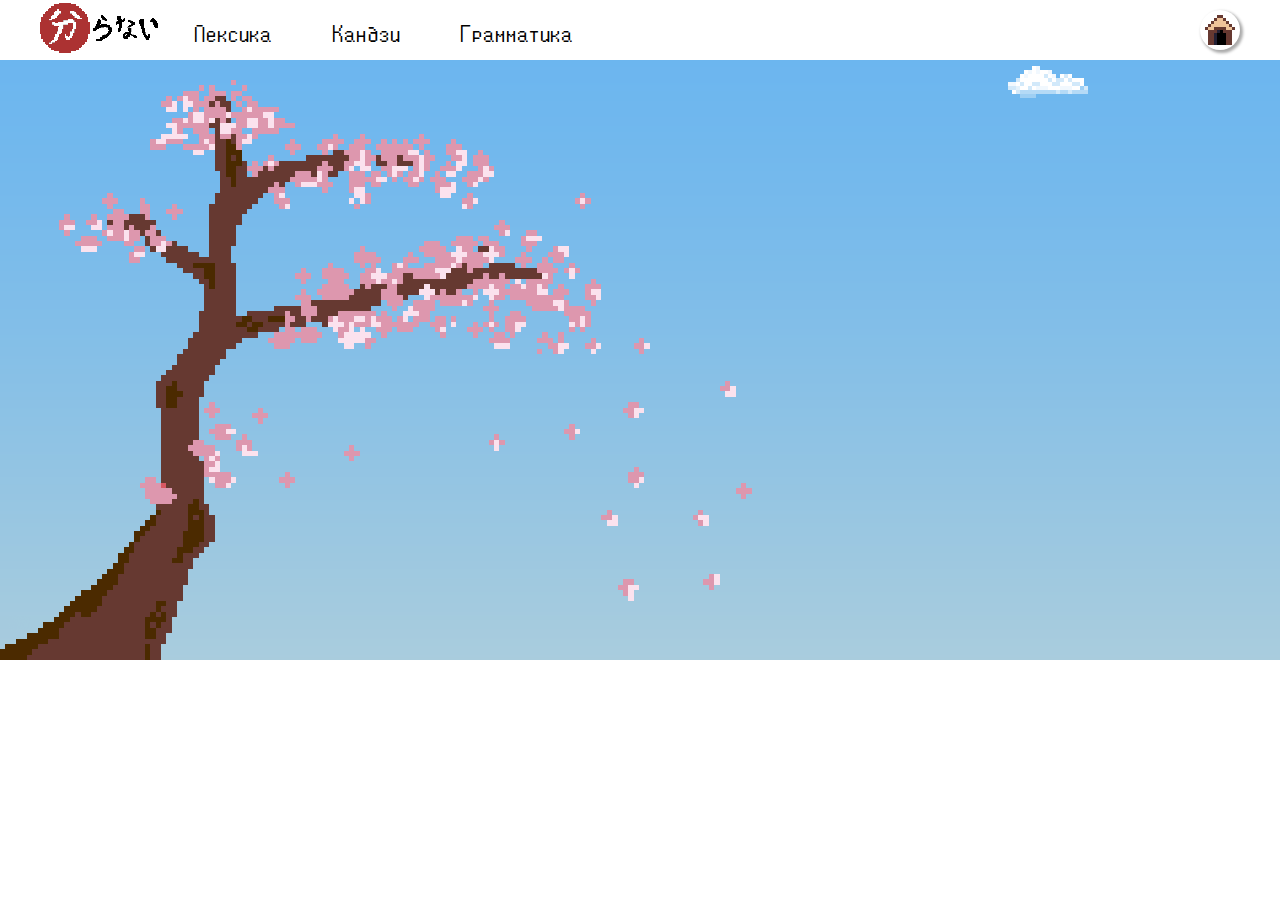
<file: index.html>
<!DOCTYPE html>
<html>
<head>
	<title>Doushite nihongo</title>
	<link rel="stylesheet" type="text/css" href="style.css">
	<meta charset="utf-8">
	<meta name="viewport" content="width=device-width">
	<script type="text/javascript" src="jquery-3.6.0.min.js"></script>
	<script type="text/javascript" src="script.js"></script>
</head>
<body>
	<div id="lock-screen">
		<div id="hello">
			<img src="doge2.gif">
			фывфыфывыффвы
			<button id="close"></button>
		</div>
	</div>
	<header>
		<menu class="fixed-container">
			<a href="index.html"><img src="logo-long.png"></a>
			<a href="#"><div>Лексика</div></a>
			<a href="kanji.html"><div>Кандзи</div></a>
			<a href="#"><div>Грамматика</div></a>
			<button id="doge-button"></button>		
		</menu>
	</header>
	<main>
		<img id="sakura" src="sakura5.gif">
		<img class="cloud" src="cloud.png">
		<div id="main-text">
			<input type="range" id="time" name="">
			
		</div>
		<!--<img src="sun.png" id="sun">
		<img src="momom.png" id="moon">-->
		
	</main>
	<footer>
		
	</footer>
</body>
</html>
</file>
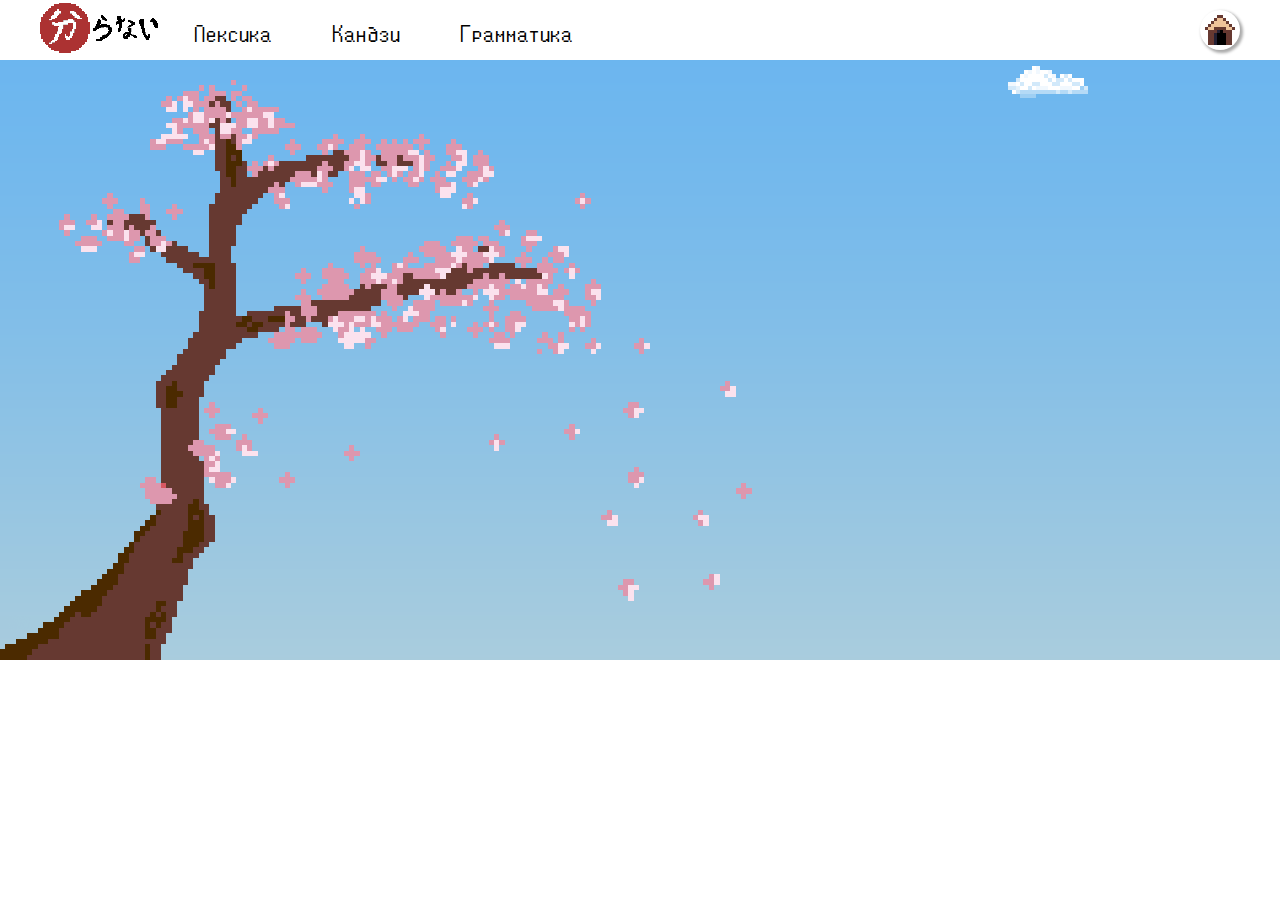
<file: Front/index.html>
<!DOCTYPE html>
<html>
<head>
	<title>Doushite nihongo</title>
	<link rel="stylesheet" type="text/css" href="css/style.css">
	<meta charset="utf-8">
	<meta name="viewport" content="width=device-width">
	<script type="text/javascript" src="js/jquery-3.6.0.min.js"></script>
	<script type="text/javascript" src="js/script.js"></script>
</head>
<body>
	<div id="lock-screen">
		<div id="hello">
			<img id="img" src="img/doge2.gif">
			<button id="close"></button>
		</div>
	</div>
	<header>
		<menu class="fixed-container">
			<a href="index.html"><img src="img/logo-long.png"></a>
			<a href="#"><div>Лексика</div></a>
			<a href="kanji.html"><div>Кандзи</div></a>
			<a href="#"><div>Грамматика</div></a>
			<button id="doge-button"></button>		
		</menu>
	</header>
	<main>
		<img id="sakura" src="img/sakura5.gif">
		<img class="cloud" src="img/cloud.png">
		<div id="main-text">
			<input type="range" id="time" name="">
			
		</div>
		<!--<img src="sun.png" id="sun">
		<img src="momom.png" id="moon">-->
		
	</main>
	<footer>
		
	</footer>
</body>
</html>
</file>
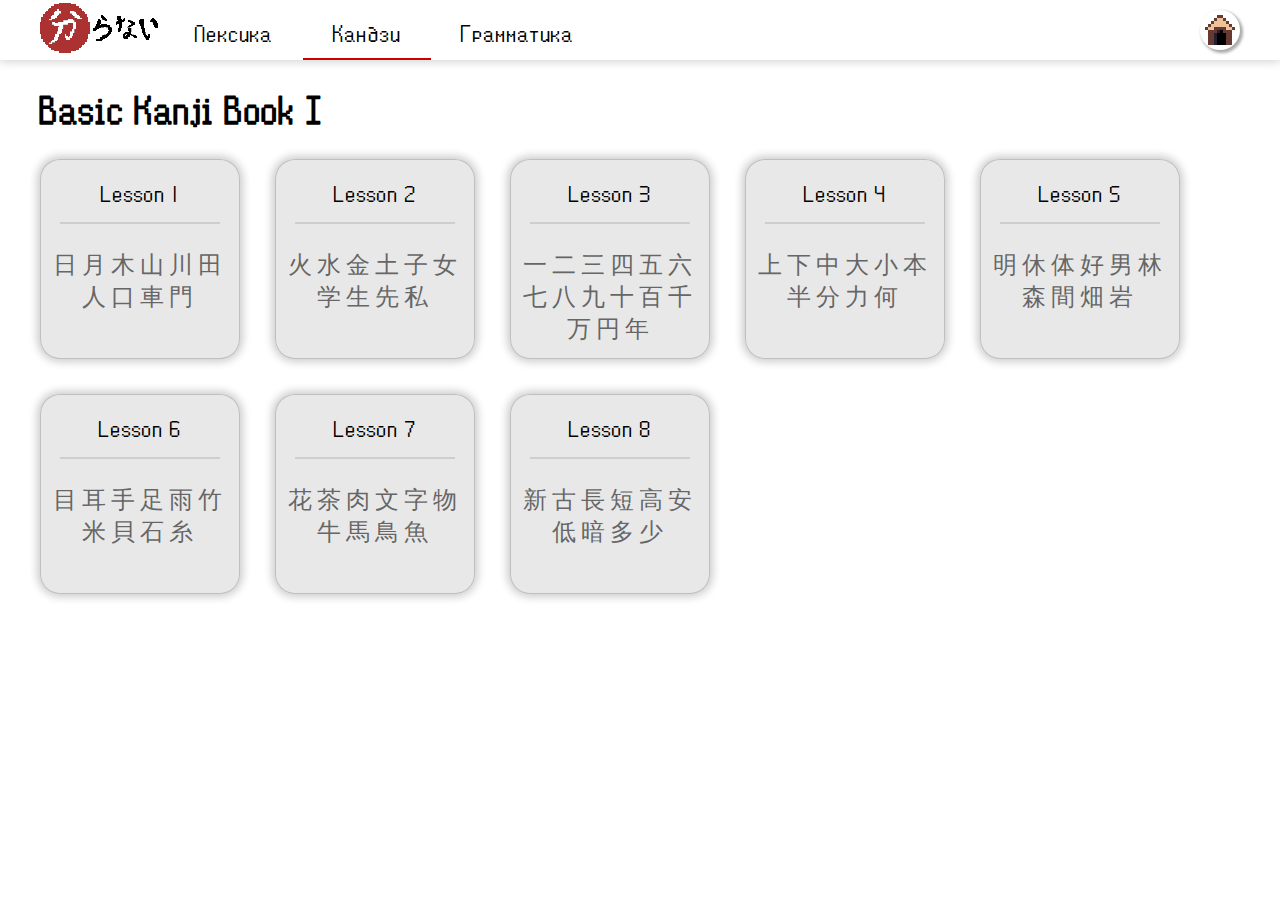
<file: kanji.html>
<!DOCTYPE html>
<html>
<head>
	<link rel="stylesheet" type="text/css" href="kanji.css">
	<meta charset="utf-8">
	<meta name="viewport" content="width=device-width">
	<script type="text/javascript" src="jquery-3.6.0.min.js"></script>
	<title>Кандзи</title>

</head>
<body>
<header>
		<menu class="fixed-container">
			<a href="index.html"><img src="logo-long.png"></a>
			<a href="#"><div>Лексика</div></a>
			<a href="kanji.html"><div>Кандзи</div></a>
			<a href="#"><div>Грамматика</div></a>
			<button id="doge-button"></button>		
		</menu>
</header>
<main>
	<div class="fixed-container">
		<h1>Basic Kanji Book I</h1>
		<div id="lessons-container">
			<a href="kanji/bkb1-1.html"><div class="lesson">
				<div class="lesson-name">Lesson 1</div>
				<div class="kanji-container">
					日月木山川田人口車門
				</div>	
			</div></a>
			<a href=""><div class="lesson">
				<div class="lesson-name">Lesson 2</div>
				<div class="kanji-container">
					火水金土子女学生先私
				</div>	
			</div></a>
			<a href=""><div class="lesson">
				<div class="lesson-name">Lesson 3</div>
				<div class="kanji-container">
					一二三四五六七八九十百千万円年
				</div>	
			</div></a>
			<a href=""><div class="lesson">
				<div class="lesson-name">Lesson 4</div>
				<div class="kanji-container">
					上下中大小本半分力何
				</div>	
			</div></a>
			<a href=""><div class="lesson">
				<div class="lesson-name">Lesson 5</div>
				<div class="kanji-container">
					明休体好男林森間畑岩
				</div>	
			</div></a>
			<a href=""><div class="lesson">
				<div class="lesson-name">Lesson 6</div>
				<div class="kanji-container">
					目耳手足雨竹米貝石糸
				</div>	
			</div></a>
			<a href=""><div class="lesson">
				<div class="lesson-name">Lesson 7</div>
				<div class="kanji-container">
					花茶肉文字物牛馬鳥魚
				</div>	
			</div></a>
			<a href=""><div class="lesson">
				<div class="lesson-name">Lesson 8</div>
				<div class="kanji-container">
					新古長短高安低暗多少
				</div>	
			</div></a>


		</div>
	</div>
	
</main>
</body>
</html>
</file>
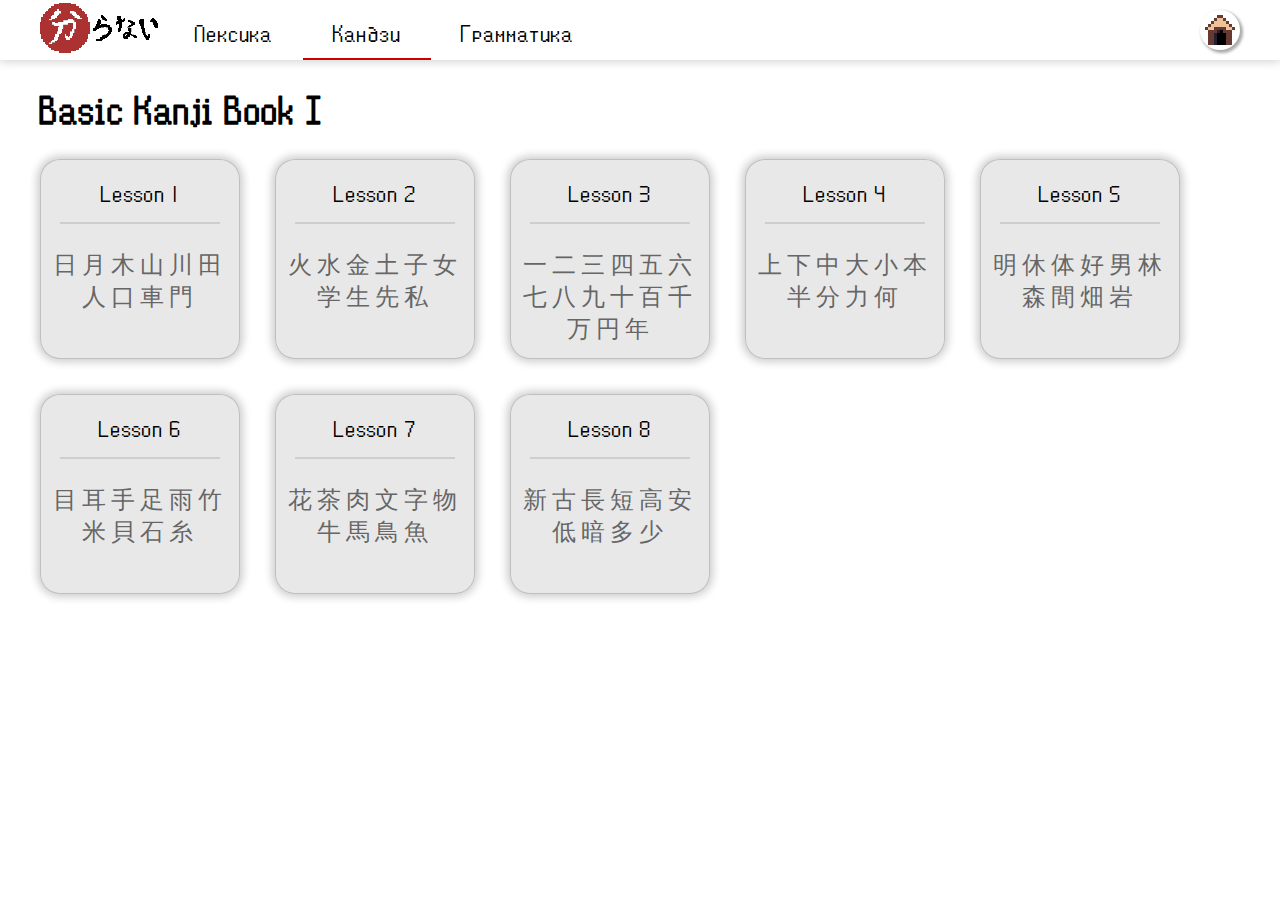
<file: Front/kanji.html>
<!DOCTYPE html>
<html>
<head>
	<link rel="stylesheet" type="text/css" href="css/kanji.css">
	<meta charset="utf-8">
	<meta name="viewport" content="width=device-width">
	<script type="text/javascript" src="js/jquery-3.6.0.min.js"></script>
	<title>Кандзи</title>

</head>
<body>
<header>
		<menu class="fixed-container">
			<a href="index.html"><img src="img/logo-long.png"></a>
			<a href="#"><div>Лексика</div></a>
			<a href="kanji.html"><div>Кандзи</div></a>
			<a href="#"><div>Грамматика</div></a>
			<button id="doge-button"></button>		
		</menu>
</header>
<main>
	<div class="fixed-container">
		<h1>Basic Kanji Book I</h1>
		<div id="lessons-container">
			<a href="kanji/bkb1-1.html"><div class="lesson">
				<div class="lesson-name">Lesson 1</div>
				<div class="kanji-container">
					日月木山川田人口車門
				</div>	
			</div></a>
			<a href=""><div class="lesson">
				<div class="lesson-name">Lesson 2</div>
				<div class="kanji-container">
					火水金土子女学生先私
				</div>	
			</div></a>
			<a href=""><div class="lesson">
				<div class="lesson-name">Lesson 3</div>
				<div class="kanji-container">
					一二三四五六七八九十百千万円年
				</div>	
			</div></a>
			<a href=""><div class="lesson">
				<div class="lesson-name">Lesson 4</div>
				<div class="kanji-container">
					上下中大小本半分力何
				</div>	
			</div></a>
			<a href=""><div class="lesson">
				<div class="lesson-name">Lesson 5</div>
				<div class="kanji-container">
					明休体好男林森間畑岩
				</div>	
			</div></a>
			<a href=""><div class="lesson">
				<div class="lesson-name">Lesson 6</div>
				<div class="kanji-container">
					目耳手足雨竹米貝石糸
				</div>	
			</div></a>
			<a href=""><div class="lesson">
				<div class="lesson-name">Lesson 7</div>
				<div class="kanji-container">
					花茶肉文字物牛馬鳥魚
				</div>	
			</div></a>
			<a href=""><div class="lesson">
				<div class="lesson-name">Lesson 8</div>
				<div class="kanji-container">
					新古長短高安低暗多少
				</div>	
			</div></a>


		</div>
	</div>
	
</main>
</body>
</html>
</file>
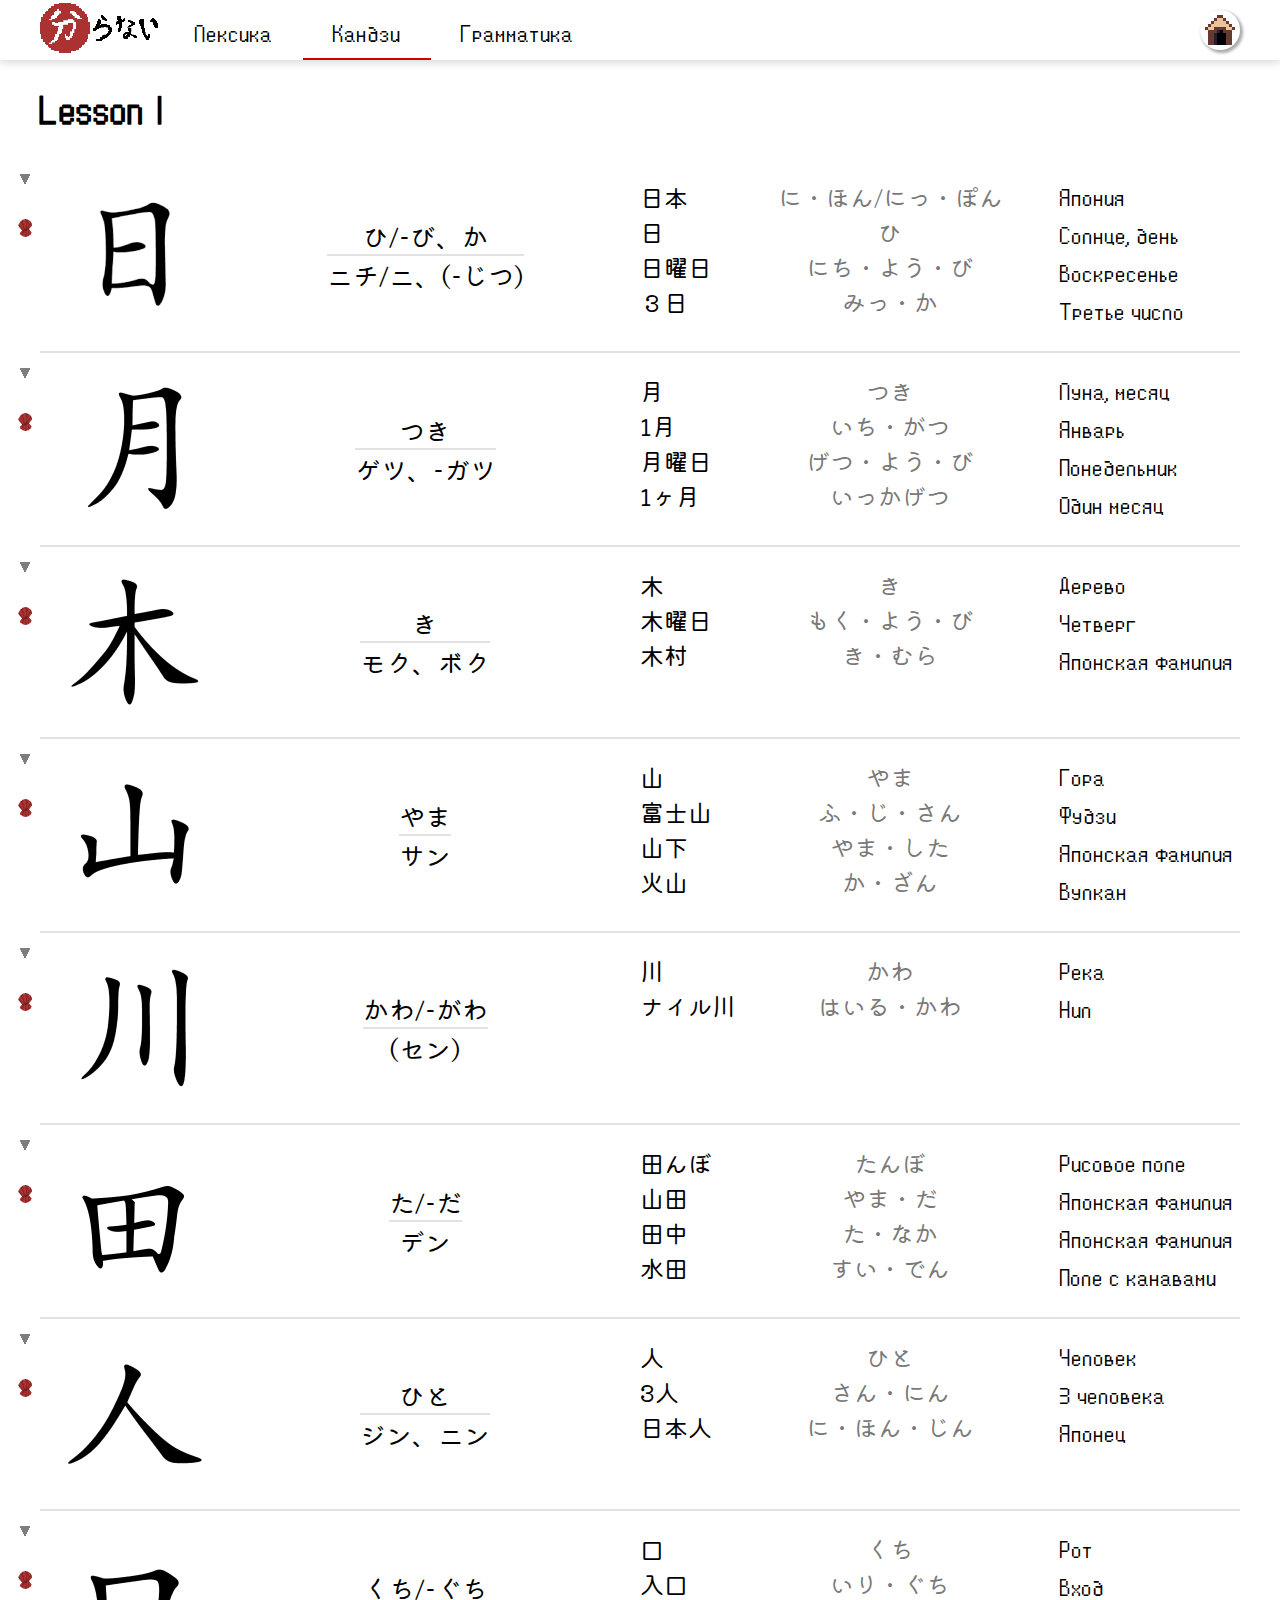
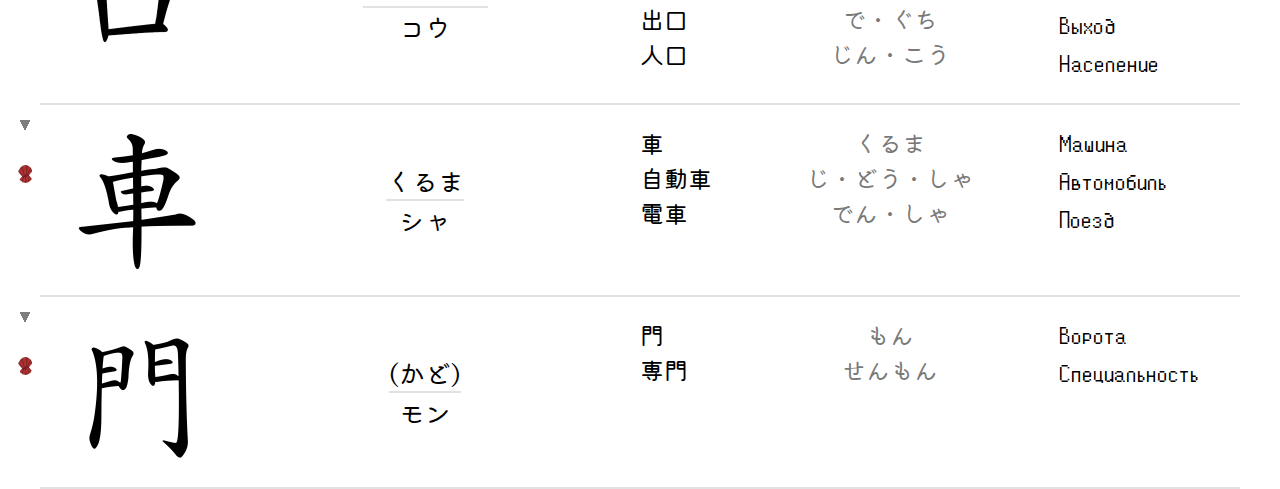
<file: kanji/bkb1-1.html>
<!DOCTYPE html>
<html>
<head>
	<link rel="stylesheet" type="text/css" href="../kanji.css">
	<meta charset="utf-8">
	<meta name="viewport" content="width=device-width">
	<script type="text/javascript" src="../jquery-3.6.0.min.js"></script>
	<script type="text/javascript" src="lesson.js"></script>
	<title>BKB1 Lesson 1</title>
</head>
<body>
<header>
		<menu class="fixed-container">
			<a href="../index.html"><img src="../logo-long.png"></a>
			<a href="#"><div>Лексика</div></a>
			<a href="../kanji.html"><div>Кандзи</div></a>
			<a href="#"><div>Грамматика</div></a>
			<button id="doge-button"></button>		
		</menu>
</header>
<main>
	<div class="fixed-container">
		<h1>Lesson 1</h1>
		<div class="lesson-kanji-container">
			<div class="icon hidden">日</div>
			
			<img class="hide" src="hide-button.png">
			<img class="curtain-button" src="../curtain-icon.png">
			<input type="range" name="" class="curtain hidden">
			<img class="kanji-gif" src="kanji gif/nichi.gif">
			<div class="read">
				<div class="on">
					ひ/-び、か
				</div>
				<div class="kun">
					ニチ/ニ、(-じつ)
				</div>				
			</div>
			<div class="examples">
				<div class="kanji">
					日本<br>
					日<br>
					日曜日<br>
					３日
				</div>
				<div class="transcription">
					に・ほん/にっ・ぽん<br>
					ひ<br>
					にち・よう・び<br>
					みっ・か<br>
				</div>
				<div class="translation">
					Япония<br>Солнце, день<br>Воскресенье<br>Третье число
				</div>
			</div>
		</div>
		<div class="lesson-kanji-container">
			<img class="hide" src="hide-button.png">
			<img class="curtain-button" src="../curtain-icon.png">
			<input type="range" name="" class="curtain hidden">
			<img class="kanji-gif" src="kanji gif/tsuki.gif">
			<div class="read">
				<div class="on">
					つき
				</div>
				<div class="kun">
					ゲツ、-ガツ
				</div>				
			</div>
			<div class="examples">
				<div class="kanji">
					月<br>
					1月<br>
					月曜日<br>
					1ヶ月
				</div>
				<div class="transcription">
					つき<br>
					いち・がつ<br>
					げつ・よう・び<br>
					いっかげつ<br>
				</div>
				<div class="translation">
					Луна, месяц<br>Январь<br>Понедельник<br>Один месяц
				</div>

			</div>
		</div>
		<div class="lesson-kanji-container">
			<img class="hide" src="hide-button.png">
			<img class="curtain-button" src="../curtain-icon.png">
			<input type="range" name="" class="curtain hidden">
			<img class="kanji-gif" src="kanji gif/Ki.gif">
			<div class="read">
				<div class="on">
					き
				</div>
				<div class="kun">
					モク、ボク
				</div>				
			</div>
			<div class="examples">
				<div class="kanji">
					木<br>
					木曜日<br>
					木村
				</div>
				<div class="transcription">
					き<br>
					もく・よう・び<br>
					き・むら
				</div>
				<div class="translation">
					Дерево<br>Четверг<br>Японская фамилия
				</div>

			</div>
		</div>
		<div class="lesson-kanji-container">
			<img class="hide" src="hide-button.png">
			<img class="curtain-button" src="../curtain-icon.png">
			<input type="range" name="" class="curtain hidden">
			<img class="kanji-gif" src="kanji gif/yama.gif">
			<div class="read">
				<div class="on">
					やま
				</div>
				<div class="kun">
					サン
				</div>				
			</div>
			<div class="examples">
				<div class="kanji">
					山<br>
					富士山<br>
					山下<br>
					火山
				</div>
				<div class="transcription">
					やま<br>
					ふ・じ・さん<br>
					やま・した<br>
					か・ざん
				</div>
				<div class="translation">
					Гора<br>Фудзи<br>Японская фамилия<br>Вулкан
				</div>
			</div>
		</div>
		<div class="lesson-kanji-container">
			<img class="hide" src="hide-button.png">
			<img class="curtain-button" src="../curtain-icon.png">
			<input type="range" name="" class="curtain hidden">
			<img class="kanji-gif" src="kanji gif/kawa.gif">
			<div class="read">
				<div class="on">
					かわ/-がわ
				</div>
				<div class="kun">
					(セン)
				</div>				
			</div>
			<div class="examples">
				<div class="kanji">
					川<br>
					<nobr>ナイル川</nobr><br>
	
				</div>
				<div class="transcription">
					かわ<br>
					はいる・かわ
					
				</div>
				<div class="translation">
					Река<br>Нил
				</div>
			</div>
		</div>
		<div class="lesson-kanji-container">
			<img class="hide" src="hide-button.png">
			<img class="curtain-button" src="../curtain-icon.png">
			<input type="range" name="" class="curtain hidden">
			<img class="kanji-gif" src="kanji gif/den.gif">
			<div class="read">
				<div class="on">
					た/-だ
				</div>
				<div class="kun">
					デン
				</div>				
			</div>
			<div class="examples">
				<div class="kanji">
					田んぼ<br>
					山田<br>
					田中<br>
					水田
				</div>
				<div class="transcription">
					たんぼ<br>
					やま・だ<br>
					た・なか<br>
					すい・でん
				</div>
				<div class="translation">
					Рисовое поле<br>Японская фамилия<br>Японская фамилия<br>Поле с канавами
				</div>
			</div>
		</div>
		<div class="lesson-kanji-container">
			<img class="hide" src="hide-button.png">
			<img class="curtain-button" src="../curtain-icon.png">
			<input type="range" name="" class="curtain hidden">
			<img class="kanji-gif" src="kanji gif/hito.gif">
			<div class="read">
				<div class="on">
					ひと
				</div>
				<div class="kun">
					ジン、ニン
				</div>				
			</div>
			<div class="examples">
				<div class="kanji">
					人<br>
					3人<br>
					日本人
					
				</div>
				<div class="transcription">
					ひと<br>
					さん・にん<br>
					に・ほん・じん
					
				</div>
				<div class="translation">
					Человек<br>3 человека<br>Японец
				</div>
			</div>
		</div>
		<div class="lesson-kanji-container">
			<img class="hide" src="hide-button.png">
			<img class="curtain-button" src="../curtain-icon.png">
			<input type="range" name="" class="curtain hidden">
			<img class="kanji-gif" src="kanji gif/kuchi.gif">
			<div class="read">
				<div class="on">
					くち/-ぐち
				</div>
				<div class="kun">
					コウ
				</div>				
			</div>
			<div class="examples">
				<div class="kanji">
					口<br>
					入口<br>
					出口<br>
					人口
				</div>
				<div class="transcription">
					くち<br>
					いり・ぐち<br>
					で・ぐち<br>
					じん・こう
				</div>
				<div class="translation">
					Рот<br>Вход<br>Выход<br>Население
				</div>
			</div>
	</div>
	<div class="lesson-kanji-container">
			<img class="hide" src="hide-button.png">
			<img class="curtain-button" src="../curtain-icon.png">
			<input type="range" name="" class="curtain hidden">
			<img class="kanji-gif" src="kanji gif/kuruma.gif">
			<div class="read">
				<div class="on">
					くるま
				</div>
				<div class="kun">
					シャ
				</div>				
			</div>
			<div class="examples">
				<div class="kanji">
					車<br>
					自動車<br>
					電車
				</div>
				<div class="transcription">
					くるま<br>
					じ・どう・しゃ<br>
					でん・しゃ
				</div>
				<div class="translation">
					Машина<br>Автомобиль<br>Поезд
				</div>
			</div>
	</div>
	<div class="lesson-kanji-container">
			<img class="hide" src="hide-button.png">
			<img class="curtain-button" src="../curtain-icon.png">
			<input type="range" name="" class="curtain hidden">
			<img class="kanji-gif" src="kanji gif/mon.gif">
			<div class="read">
				<div class="on">
					(かど)
				</div>
				<div class="kun">
					モン
				</div>				
			</div>
			<div class="examples">
				<div class="kanji">
					門<br>
					専門
				</div>
				<div class="transcription">
					もん<br>
					せんもん
				</div>
				<div class="translation">
					Ворота<br>Специальность
				</div>
			</div>
	</div>
</main>
</body>
</html>
</file>
<file: style.css>
@font-face {
  font-family: 'Pixelant';
  font-style: normal;
  font-weight: 400;
  src: local(''),
       url('fonts/Pixelant-Regular.woff2') format('woff2'), /* Super Modern Browsers */
       url('fonts/Pixelant-Regular.woff') format('woff'), /* Modern Browsers */
       url('fonts/Pixelant Regular.ttf.ttf') format('truetype') /* Safari, Android, iOS */
}
html {
	font-family: 'Pixelant';
}
body {
 margin: 0;
 overflow: hidden;
}
a {
	text-decoration: none;
}
main {
	height: 600px;
	/*background: linear-gradient(#ffcaff, #e7b6be, #50dafa10);*/
	background-image: url('sky.png');
	background-position: bottom;
	background-repeat: no-repeat;
	background-position-y: -3000px;
	overflow: hidden;
	position: relative;
	animation: sky-morning 10s linear infinite forwards;
}
main img {
	overflow: hidden;
}
header {
}
menu {
	margin: 0;
	padding: 0;
	display: flex;
	justify-content: flex-start;
	margin: 0 auto;
	height: 60px;

}
menu a:first-child {
	padding: 0;
	margin: auto 0;

}
menu div {
	padding: 20px 30px;
	padding-bottom: 10px;


}
menu div:hover {
	border-bottom: 4px solid /*#80aaff*/ #cc0000;
	background-color: #dddddd;
}
menu a {
	color: black;
	font-size: 24px;
	display: 
	border: 1px;
}
#sun {
	opacity:0.9; 
	float: right; 
	margin-top: 50px;
	position: absolute;
	top: 80px;
	right: 300px;
}
#moon {
	opacity:0.9; 
	float: right; 
	margin-top: 50px;
	position: absolute;
	top: 900px;
	right: -400px;
	border-radius: 50%;
}
.fixed-container {
	max-width: 1200px;
	margin: 0 auto;
}
#doge-button {
	width: 40px; 
	height: 40px;
	margin: auto 0;
	margin-left: auto;
	background-image: url('budka1.png');
	background-position: center;
	background-repeat: no-repeat;
	background-color: white;
	border: 0;
	border-radius: 50%;
	box-shadow: #00000055 2px 2px 3px 1px;
}
#doge-button:hover {
	box-shadow: #00000055 2px 2px 1px 1px;
	width: 38px;
	height: 38px;
}
#doge-button:active {
	width: 36px;
	height: 36px;
	box-shadow: #00000055 0px 0px 0px 0px;
}
#lock-screen {
	width: 100%;
	height: 100%;
	z-index: 10;
	position: absolute;
	background-color: #00000030;
	display: none;
	opacity: 0;
}
#hello {
	width: 600px;
	height: 300px;
	background-color: #ded0c1;
	border: 10px solid brown;
	position: relative;
	top: 50%;
	left: 50%;
	margin-left: -300px;
	font-size: 32px;
	display: flex;
}
#hello img {
	margin-left: 40px;
	margin-top: 30px;
	width: 105px;
	height: 123px;
}
#close {
	background-image: url('close.png');
	background-repeat: no-repeat;
	height: 50px;
	width: 50px;
	position: absolute;
	top: 20px;
	right: 20px;
	border: 0;
	background-color: transparent;
}
.cloud {
	position: absolute;
	width: 400px;
	top: 250px;
	left: -400px;
	z-index: 1;
	animation: clouds 200s linear infinite alternate forwards;
}
.cloud:hover {
}	
#sakura {
	
	position: absolute;
	bottom: 0;
	z-index: 2;
}
#main-text span{
	font-size: 90px;
	margin-left: 900px;
	margin-top: 100px;
	position: absolute;
	color: white;
	text-shadow: 0px 0px 5px black;
}
#time {
	-webkit-appearance: none;
	width: 460px;
	background-color: transparent;
	z-index: 20;
	float: right;

}
#time::-webkit-slider-thumb {
	-webkit-appearance: none;
	height: 40px;
	width: 80px;
	background-image: url('cloud.png');
	background-color: transparent;
	background-position: center;
	background-size: 80px 40px;
	display: block;

	
}
@keyframes clouds{
	0% {
		left: 400px;
	}
	100% {
		left: 90%;
	}
}
@keyframes sky-morning {
	0% {
		background-position-y: -3600px;

	}
	50% {
		}
	100%
	{
		background-position-y: 	0;

	}
}
</file>
<file: Front/css/style.css>
@font-face {
  font-family: 'Pixelant';
  font-style: normal;
  font-weight: 400;
  src: local(''),
       url('../fonts/Pixelant-Regular.woff2') format('woff2'), /* Super Modern Browsers */
       url('../fonts/Pixelant-Regular.woff') format('woff'), /* Modern Browsers */
       url('../fonts/Pixelant Regular.ttf') format('truetype') /* Safari, Android, iOS */
}
html {
	font-family: 'Pixelant';
}
body {
 margin: 0;
 overflow: hidden;
}
a {
	text-decoration: none;
}
main {
	height: 600px;
	/*background: linear-gradient(#ffcaff, #e7b6be, #50dafa10);*/
	background-image: url('../img/sky.png');
	background-position: bottom;
	background-repeat: no-repeat;
	background-position-y: -3000px;
	overflow: hidden;
	position: relative;
	animation: sky-morning 10s linear infinite forwards;
}
main img {
	overflow: hidden;
}
header {
}
menu {
	margin: 0;
	padding: 0;
	display: flex;
	justify-content: flex-start;
	margin: 0 auto;
	height: 60px;

}
menu a:first-child {
	padding: 0;
	margin: auto 0;

}
menu div {
	padding: 20px 30px;
	padding-bottom: 10px;


}
menu div:hover {
	border-bottom: 4px solid /*#80aaff*/ #cc0000;
	background-color: #dddddd;
}
menu a {
	color: black;
	font-size: 24px;
	border: 1px;
}
#sun {
	opacity:0.9; 
	float: right; 
	margin-top: 50px;
	position: absolute;
	top: 80px;
	right: 300px;
}
#moon {
	opacity:0.9; 
	float: right; 
	margin-top: 50px;
	position: absolute;
	top: 900px;
	right: -400px;
	border-radius: 50%;
}
.fixed-container {
	max-width: 1200px;
	margin: 0 auto;
}
#doge-button {
	width: 40px; 
	height: 40px;
	margin: auto 0;
	margin-left: auto;
	background-image: url('../img/budka1.png');
	background-position: center;
	background-repeat: no-repeat;
	background-color: white;
	border: 0;
	border-radius: 50%;
	box-shadow: #00000055 2px 2px 3px 1px;
}
#doge-button:hover {
	box-shadow: #00000055 2px 2px 1px 1px;
	width: 38px;
	height: 38px;
}
#doge-button:active {
	width: 36px;
	height: 36px;
	box-shadow: #00000055 0px 0px 0px 0px;
}
#lock-screen {
	width: 100%;
	height: 100%;
	z-index: 10;
	position: absolute;
	background-color: #00000030;
	display: none;
	opacity: 0;
}
#hello {
	width: 600px;
	height: 300px;
	background-color: #ded0c1;
	border: 10px solid brown;
	position: relative;
	top: 50%;
	left: 50%;
	margin-left: -300px;
	font-size: 32px;
	display: flex;
}
#hello img {
	margin-left: 40px;
	margin-top: 30px;
	width: 105px;
	height: 123px;
}
#close {
	background-image: url('../img/close.png');
	background-repeat: no-repeat;
	height: 50px;
	width: 50px;
	position: absolute;
	top: 20px;
	right: 20px;
	border: 0;
	background-color: transparent;
}
.cloud {
	position: absolute;
	width: 400px;
	top: 250px;
	left: -400px;
	z-index: 1;
	animation: clouds 200s linear infinite alternate forwards;
}
.cloud:hover {
}	
#sakura {
	
	position: absolute;
	bottom: 0;
	z-index: 2;
}
#main-text span{
	font-size: 90px;
	margin-left: 900px;
	margin-top: 100px;
	position: absolute;
	color: white;
	text-shadow: 0px 0px 5px black;
}
#time {
	-webkit-appearance: none;
	width: 460px;
	background-color: transparent;
	z-index: 20;
	float: right;

}
#time::-webkit-slider-thumb {
	-webkit-appearance: none;
	height: 40px;
	width: 80px;
	background-image: url('../img/cloud.png');
	background-color: transparent;
	background-position: center;
	background-size: 80px 40px;
	display: block;

	
}
@keyframes clouds{
	0% {
		left: 400px;
	}
	100% {
		left: 90%;
	}
}
@keyframes sky-morning {
	0% {
		background-position-y: -3600px;

	}
	50% {
		}
	100%
	{
		background-position-y: 	0;

	}
}
</file>
<file: kanji.css>
/* kiwi-maru-300 - latin_japanese */
@font-face {
  font-family: 'Kiwi Maru';
  font-style: normal;
  font-weight: 300;
  src: url('fonts/kiwi-maru-v4-latin_japanese-300.eot'); /* IE9 Compat Modes */
  src: local(''),
       url('fonts/kiwi-maru-v4-latin_japanese-300.eot?#iefix') format('embedded-opentype'), /* IE6-IE8 */
       url('fonts/kiwi-maru-v4-latin_japanese-300.woff2') format('woff2'), /* Super Modern Browsers */
       url('fonts/kiwi-maru-v4-latin_japanese-300.woff') format('woff'), /* Modern Browsers */
       url('fonts/kiwi-maru-v4-latin_japanese-300.ttf') format('truetype'), /* Safari, Android, iOS */
       url('fonts/kiwi-maru-v4-latin_japanese-300.svg#KiwiMaru') format('svg'); /* Legacy iOS */
}
/* kiwi-maru-regular - latin_japanese */
@font-face {
  font-family: 'Kiwi Maru';
  font-style: normal;
  font-weight: 400;
  src: url('fonts/kiwi-maru-v4-latin_japanese-regular.eot'); /* IE9 Compat Modes */
  src: local(''),
       url('fonts/kiwi-maru-v4-latin_japanese-regular.eot?#iefix') format('embedded-opentype'), /* IE6-IE8 */
       url('fonts/kiwi-maru-v4-latin_japanese-regular.woff2') format('woff2'), /* Super Modern Browsers */
       url('fonts/kiwi-maru-v4-latin_japanese-regular.woff') format('woff'), /* Modern Browsers */
       url('fonts/kiwi-maru-v4-latin_japanese-regular.ttf') format('truetype'), /* Safari, Android, iOS */
       url('fonts/kiwi-maru-v4-latin_japanese-regular.svg#KiwiMaru') format('svg'); /* Legacy iOS */
}
/* kiwi-maru-500 - latin_japanese */
@font-face {
  font-family: 'Kiwi Maru';
  font-style: normal;
  font-weight: 500;
  src: url('fonts/kiwi-maru-v4-latin_japanese-500.eot'); /* IE9 Compat Modes */
  src: local(''),
       url('fonts/kiwi-maru-v4-latin_japanese-500.eot?#iefix') format('embedded-opentype'), /* IE6-IE8 */
       url('fonts/kiwi-maru-v4-latin_japanese-500.woff2') format('woff2'), /* Super Modern Browsers */
       url('fonts/kiwi-maru-v4-latin_japanese-500.woff') format('woff'), /* Modern Browsers */
       url('fonts/kiwi-maru-v4-latin_japanese-500.ttf') format('truetype'), /* Safari, Android, iOS */
       url('fonts/kiwi-maru-v4-latin_japanese-500.svg#KiwiMaru') format('svg'); /* Legacy iOS */
}
@font-face {
  font-family: 'Pixelant';
  font-style: normal;
  font-weight: 400;
  src: local(''),
       url('fonts/Pixelant-Regular.woff2') format('woff2'), /* Super Modern Browsers */
       url('fonts/Pixelant-Regular.woff') format('woff'), /* Modern Browsers */
       url('fonts/Pixelant Regular.ttf.ttf') format('truetype') /* Safari, Android, iOS */
}
html {
	font-family: 'Pixelant';
	 overflow-x: hidden;
}
body {
 margin: 0;
 overflow-x: hidden;
}
h1 {
	font-weight: 600;
	font-size: 40px;
}
a {
	text-decoration: none;
}
main {
	
}
header {
		box-shadow: 0 0 10px 1px #00000033;
}
menu {
	margin: 0;
	padding: 0;
	display: flex;
	max-width: 1200px;
	justify-content: flex-start;
	height: 60px;
}
menu a:first-child {
	padding: 0;
	margin: auto 0;

}
menu div {
	padding: 20px 30px;
	padding-bottom: 10px;

}
menu a:nth-child(3){
	border-bottom: 2px solid /*#80aaff*/ #cc0000;
}
menu div:hover {
	border-bottom: 4px solid /*#80aaff*/ #cc0000;
	background-color: #dddddd;
}
menu a {
	color: black;
	font-size: 24px;

	display: 
	border: 1px;
}
.fixed-container {
	max-width: 1200px;
	margin: 0 auto;
	font-size: 24px;
}
#doge-button {
	width: 40px; 
	height: 40px;
	margin: auto 0;
	margin-left: auto;
	background-image: url('budka1.png');
	background-position: center;
	background-repeat: no-repeat;
	background-color: white;
	border: 0;
	border-radius: 50%;
	box-shadow: #00000055 2px 2px 3px 1px;
}
#doge-button:hover {
	box-shadow: #00000055 2px 2px 1px 1px;
	width: 38px;
	height: 38px;
}
#doge-button:active {
	width: 36px;
	height: 36px;
	box-shadow: #00000055 0px 0px 0px 0px;
}
#lock-screen {
	width: 100%;
	height: 100%;
	z-index: 10;
	position: absolute;
	background-color: #00000030;
	display: none;
	opacity: 0;
}
#hello {
	width: 600px;
	height: 300px;
	background-color: #ded0c1;
	border: 10px solid brown;
	position: relative;
	top: 50%;
	left: 50%;
	margin-left: -300px;
	font-size: 32px;
	display: flex;
}
#hello img {
	margin-left: 40px;
	margin-top: 30px;
	width: 105px;
	height: 123px;
}
#close {
	background-image: url('close.png');
	background-repeat: no-repeat;
	height: 50px;
	width: 50px;
	position: absolute;
	top: 20px;
	right: 20px;
	border: 0;
	background-color: transparent;
}
#lessons-container {
	display: flex;
	justify-content: flex-start;
	flex-wrap: wrap;
}
#lessons-container a {
	color: black;
}
.lesson {
	background-color: #aaaaaa44;
	border-radius: 20px;
	border: 1px solid #aaaaaaaa;
	box-shadow: 0 0 8px 3px #00000033;
	height: 200px;
	width: 200px;
	margin-right: 35px;
	margin-bottom: 35px;
	text-align: center;
	padding-top: 20px;
	box-sizing: border-box;
}
.lesson-name {
	padding-bottom: 15px;
	border-bottom: 2px solid #22222222;
	max-width: 160px;
	margin: 0 auto;
}
.lesson:nth-child(4) {
	margin-right: 0;
}
.lesson:hover {
	transform: scale(0.98, 0.98);
	transition: 0.3s;
	box-shadow: 0 0 12px 3px #00000033;
}

.kanji-container {
	padding: 25px 10px;
	color: #222222aa;
	text-align: center;

	letter-spacing: 5px;

}
#bkb-1-1 {
	/*background-image: url('bkb1/les1.png');*/
	background-position: center;
	background-repeat: no-repeat;

}
.lesson-kanji-container {
	display: flex;
	padding: 0;
	font-family:'Kiwi Maru', 'Pixelant';
	justify-content: space-between;
	border-bottom: 2px solid #22222222;
	padding-bottom: 20px;
	padding-top: 20px;
	letter-spacing: 0px;
	position: relative;
}
.kanji-gif {
	height: 150px;
	width: 150px;
	display: inline-block;
	margin-left: 20px;
}
.read {
	margin: auto 0;
	font-size: 26px;
	font-family:　'Kiwi Maru';
	text-align: center;
}
.on {
	border-bottom: 2px solid #22222222;
}
.examples {
	text-align: left;
	width: 600px;
	display: flex;
	justify-content: space-between;
}
.examples div{

}
.kanji {
	width: 80px;
}
.transcription {
	max-width: 250px;
	text-align: center;
	color: #333333aa;
}
.translation {
	width: 180px;
	font-family: 'Pixelant';
	line-height: 38px;
}
.hide {
	position: absolute;
	top: 15px;
	left: -20px;
	height: 10px;
	width: 10px;
	border: 0;
	padding: 0;
	transform: rotate(0deg);
	transition: ease 0.4s; 
	opacity: 0.5;
}
.reversed {
	transform: rotate(180deg);
	transition: ease 0.4s;
}
.icon {
	opacity: 0;
}
.hidden {
	display: none;
}
.curtain {
	-webkit-appearance: none;
	width: 20px;
    height: 20px;
	position: absolute;
	top: 82px;
	left: 20px;
	width: 110%;
	border-radius: 20px;
	background-image: url('doge2.png');
	background-color: transparent;

}
.curtain::-webkit-slider-thumb {
	-webkit-appearance: none;
	height: 180px;
	width: 300px;
	background-image: url('curtain1.png');
	background-position: center;
	z-index: 10;
	box-shadow: 2px 2px 10px 1px;

}
.curtain-button {
	height: 18px;
	width: 15px;
	position: absolute;
	top: 60px;
	z-index: 1;
	left: -22px;
	border-radius: 50%;
}
</file>
<file: Front/css/kanji.css>
/* kiwi-maru-300 - latin_japanese */
@font-face {
  font-family: 'Kiwi Maru';
  font-style: normal;
  font-weight: 300;
  src: url('../fonts/kiwi-maru-v4-latin_japanese-300.eot'); /* IE9 Compat Modes */
  src: local(''),
       url('../fonts/kiwi-maru-v4-latin_japanese-300.eot?#iefix') format('embedded-opentype'), /* IE6-IE8 */
       url('../fonts/kiwi-maru-v4-latin_japanese-300.woff2') format('woff2'), /* Super Modern Browsers */
       url('../fonts/kiwi-maru-v4-latin_japanese-300.woff') format('woff'), /* Modern Browsers */
       url('../fonts/kiwi-maru-v4-latin_japanese-300.ttf') format('truetype'), /* Safari, Android, iOS */
       url('../fonts/kiwi-maru-v4-latin_japanese-300.svg#KiwiMaru') format('svg'); /* Legacy iOS */
}
/* kiwi-maru-regular - latin_japanese */
@font-face {
  font-family: 'Kiwi Maru';
  font-style: normal;
  font-weight: 400;
  src: url('../fonts/kiwi-maru-v4-latin_japanese-regular.eot'); /* IE9 Compat Modes */
  src: local(''),
       url('../fonts/kiwi-maru-v4-latin_japanese-regular.eot?#iefix') format('embedded-opentype'), /* IE6-IE8 */
       url('../fonts/kiwi-maru-v4-latin_japanese-regular.woff2') format('woff2'), /* Super Modern Browsers */
       url('../fonts/kiwi-maru-v4-latin_japanese-regular.woff') format('woff'), /* Modern Browsers */
       url('../fonts/kiwi-maru-v4-latin_japanese-regular.ttf') format('truetype'), /* Safari, Android, iOS */
       url('../fonts/kiwi-maru-v4-latin_japanese-regular.svg#KiwiMaru') format('svg'); /* Legacy iOS */
}
/* kiwi-maru-500 - latin_japanese */
@font-face {
  font-family: 'Kiwi Maru';
  font-style: normal;
  font-weight: 500;
  src: url('../fonts/kiwi-maru-v4-latin_japanese-500.eot'); /* IE9 Compat Modes */
  src: local(''),
       url('../fonts/kiwi-maru-v4-latin_japanese-500.eot?#iefix') format('embedded-opentype'), /* IE6-IE8 */
       url('../fonts/kiwi-maru-v4-latin_japanese-500.woff2') format('woff2'), /* Super Modern Browsers */
       url('../fonts/kiwi-maru-v4-latin_japanese-500.woff') format('woff'), /* Modern Browsers */
       url('../fonts/kiwi-maru-v4-latin_japanese-500.ttf') format('truetype'), /* Safari, Android, iOS */
       url('../fonts/kiwi-maru-v4-latin_japanese-500.svg#KiwiMaru') format('svg'); /* Legacy iOS */
}
@font-face {
  font-family: 'Pixelant';
  font-style: normal;
  font-weight: 400;
  src: local(''),
       url('../fonts/Pixelant-Regular.woff2') format('woff2'), /* Super Modern Browsers */
       url('../fonts/Pixelant-Regular.woff') format('woff'), /* Modern Browsers */
       url('../fonts/Pixelant Regular.ttf') format('truetype') /* Safari, Android, iOS */
}
html {
	font-family: 'Pixelant';
	 overflow-x: hidden;
}
body {
 margin: 0;
 overflow-x: hidden;
}
h1 {
	font-weight: 600;
	font-size: 40px;
}
a {
	text-decoration: none;
}
main {
	
}
header {
		box-shadow: 0 0 10px 1px #00000033;
}
menu {
	margin: 0;
	padding: 0;
	display: flex;
	max-width: 1200px;
	justify-content: flex-start;
	height: 60px;
}
menu a:first-child {
	padding: 0;
	margin: auto 0;

}
menu div {
	padding: 20px 30px;
	padding-bottom: 10px;

}
menu a:nth-child(3){
	border-bottom: 2px solid /*#80aaff*/ #cc0000;
}
menu div:hover {
	border-bottom: 4px solid /*#80aaff*/ #cc0000;
	background-color: #dddddd;
}
menu a {
	color: black;
	font-size: 24px;

	border: 1px;
}
.fixed-container {
	max-width: 1200px;
	margin: 0 auto;
	font-size: 24px;
}
#doge-button {
	width: 40px; 
	height: 40px;
	margin: auto 0;
	margin-left: auto;
	background-image: url('../img/budka1.png');
	background-position: center;
	background-repeat: no-repeat;
	background-color: white;
	border: 0;
	border-radius: 50%;
	box-shadow: #00000055 2px 2px 3px 1px;
}
#doge-button:hover {
	box-shadow: #00000055 2px 2px 1px 1px;
	width: 38px;
	height: 38px;
}
#doge-button:active {
	width: 36px;
	height: 36px;
	box-shadow: #00000055 0px 0px 0px 0px;
}
#lock-screen {
	width: 100%;
	height: 100%;
	z-index: 10;
	position: absolute;
	background-color: #00000030;
	display: none;
	opacity: 0;
}
#hello {
	width: 600px;
	height: 300px;
	background-color: #ded0c1;
	border: 10px solid brown;
	position: relative;
	top: 50%;
	left: 50%;
	margin-left: -300px;
	font-size: 32px;
	display: flex;
}
#hello img {
	margin-left: 40px;
	margin-top: 30px;
	width: 105px;
	height: 123px;
}
#close {
	background-image: url('../img/close.png');
	background-repeat: no-repeat;
	height: 50px;
	width: 50px;
	position: absolute;
	top: 20px;
	right: 20px;
	border: 0;
	background-color: transparent;
}
#lessons-container {
	display: flex;
	justify-content: flex-start;
	flex-wrap: wrap;
}
#lessons-container a {
	color: black;
}
.lesson {
	background-color: #aaaaaa44;
	border-radius: 20px;
	border: 1px solid #aaaaaaaa;
	box-shadow: 0 0 8px 3px #00000033;
	height: 200px;
	width: 200px;
	margin-right: 35px;
	margin-bottom: 35px;
	text-align: center;
	padding-top: 20px;
	box-sizing: border-box;
}
.lesson-name {
	padding-bottom: 15px;
	border-bottom: 2px solid #22222222;
	max-width: 160px;
	margin: 0 auto;
}
.lesson:nth-child(4) {
	margin-right: 0;
}
.lesson:hover {
	transform: scale(0.98, 0.98);
	transition: 0.3s;
	box-shadow: 0 0 12px 3px #00000033;
}

.kanji-container {
	padding: 25px 10px;
	color: #222222aa;
	text-align: center;

	letter-spacing: 5px;

}
#bkb-1-1 {
	/*background-image: url('bkb1/les1.png');*/
	background-position: center;
	background-repeat: no-repeat;

}
.lesson-kanji-container {
	display: flex;
	padding: 0;
	font-family:'Kiwi Maru', 'Pixelant';
	justify-content: space-between;
	border-bottom: 2px solid #22222222;
	padding-bottom: 20px;
	padding-top: 20px;
	letter-spacing: 0px;
	position: relative;
}
.kanji-gif {
	height: 150px;
	width: 150px;
	display: inline-block;
	margin-left: 20px;
}
.read {
	margin: auto 0;
	font-size: 26px;
	font-family:　'Kiwi Maru';
	text-align: center;
}
.on {
	border-bottom: 2px solid #22222222;
}
.examples {
	text-align: left;
	width: 600px;
	display: flex;
	justify-content: space-between;
}
.examples div{

}
.kanji {
	width: 80px;
}
.transcription {
	max-width: 250px;
	text-align: center;
	color: #333333aa;
}
.translation {
	width: 180px;
	font-family: 'Pixelant';
	line-height: 38px;
}
.hide {
	position: absolute;
	top: 15px;
	left: -20px;
	height: 10px;
	width: 10px;
	border: 0;
	padding: 0;
	transform: rotate(0deg);
	transition: ease 0.4s; 
	opacity: 0.5;
}
.reversed {
	transform: rotate(180deg);
	transition: ease 0.4s;
}
.icon {
	opacity: 0;
}
.hidden {
	display: none;
}
.curtain {
	-webkit-appearance: none;
	width: 20px;
    height: 20px;
	position: absolute;
	top: 82px;
	left: 20px;
	width: 110%;
	border-radius: 20px;
	background-color: transparent;

}
.curtain::-webkit-slider-thumb {
	-webkit-appearance: none;
	height: 180px;
	width: 300px;
	background-image: url('../img/curtain2.png');
	background-position: center;
	background-repeat: no-repeat;
	z-index: 10;
	/*box-shadow: 2px 2px 10px 1px;*/

}
.curtain-button {
	height: 18px;
	width: 15px;
	position: absolute;
	top: 60px;
	z-index: 1;
	left: -22px;
	border-radius: 50%;
}
</file>
